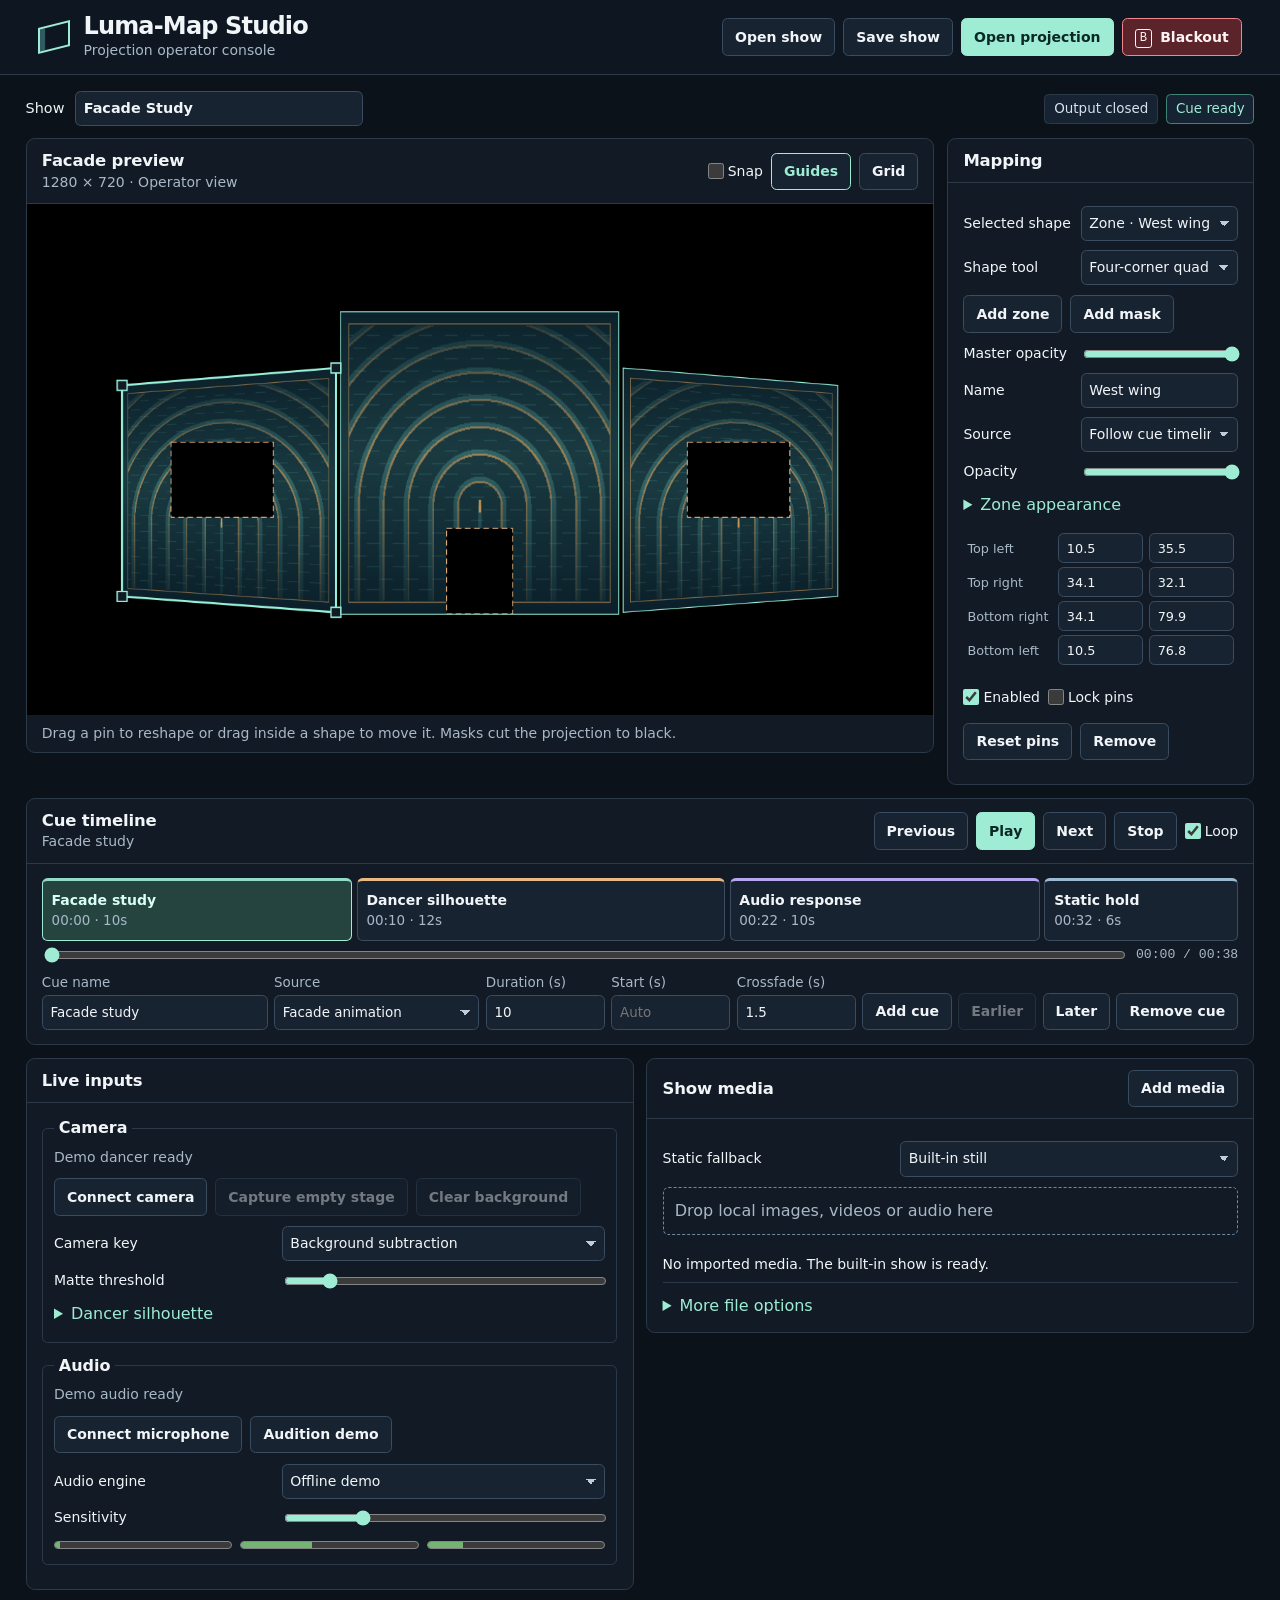
<file: index.html>
<!doctype html>
<html lang="en">
<head>
  <meta charset="utf-8">
  <meta name="viewport" content="width=device-width, initial-scale=1">
  <meta name="description" content="An offline facade mapping and projection operator console.">
  <title>Luma-Map Studio</title>
  <link rel="stylesheet" href="studio.css">
  <script type="module" src="studio.js"></script>
</head>
<body>
  <header class="top">
    <div class="branding"><i class="mark" aria-hidden="true"></i><div><h1>Luma-Map Studio</h1><p>Projection operator console</p></div></div>
    <div class="top-actions">
      <button id="open-show">Open show</button>
      <button id="save-show">Save show</button>
      <button id="open-projection" class="primary" disabled>Open projection</button>
      <button id="blackout" class="danger" aria-pressed="false" aria-keyshortcuts="B" disabled><kbd>B</kbd> Blackout</button>
    </div>
  </header>
  <main>
    <div class="show-line">
      <label for="show-name">Show <input id="show-name" maxlength="120" value="Facade Study"></label>
      <div class="show-status">
        <span class="badge" id="projection-status">Output closed</span>
        <span class="badge" id="stage-status" role="status">Ready</span>
      </div>
    </div>

    <div class="work-area">
      <section class="stage panel" aria-labelledby="stage-heading">
        <header class="panel-head">
          <div><h2 id="stage-heading">Facade preview</h2><p class="small">1280 × 720 · Operator view</p></div>
          <div class="button-group">
            <label class="check"><input id="snap-grid" type="checkbox"> Snap</label>
            <button id="guides" aria-pressed="true">Guides</button>
            <button id="calibration" aria-pressed="false" aria-keyshortcuts="G">Grid</button>
          </div>
        </header>
        <canvas id="stage" width="1280" height="720" aria-label="Facade preview with draggable mapping handles"></canvas>
        <div class="draft-toolbar button-group" id="draft-toolbar" hidden>
          <button id="finish-polygon">Close polygon</button><button id="cancel-polygon">Cancel</button>
          <span id="draft-status" role="status"></span>
        </div>
        <p class="stage-help">Drag a pin to reshape or drag inside a shape to move it. Masks cut the projection to black.</p>
      </section>

      <section class="mapping panel" aria-labelledby="mapping-heading">
        <header class="panel-head"><h2 id="mapping-heading">Mapping</h2></header>
        <div class="panel-body">
          <div class="form-row"><label for="mapping-select">Selected shape</label><select id="mapping-select"></select></div>
          <div class="form-row"><label for="shape-tool">Shape tool</label><select id="shape-tool">
            <option value="quad">Four-corner quad</option><option value="triangle">Triangle</option>
            <option value="circle">Circle</option><option value="polygon">Freeform polygon</option>
          </select></div>
          <div class="button-group mapping-actions"><button id="add-zone">Add zone</button><button id="add-mask">Add mask</button></div>
          <label class="form-row">Master opacity<input id="master-opacity" type="range" min="0" max="1" step=".01" value="1"></label>
          <div id="mapping-fields">
            <div class="form-row"><label for="shape-name">Name</label><input id="shape-name" maxlength="120"></div>
            <div class="form-row zone-only"><label for="zone-source">Source</label><select id="zone-source"></select></div>
            <div class="form-row zone-only"><label for="zone-opacity">Opacity</label><input id="zone-opacity" type="range" min="0" max="1" step=".01"></div>
            <details class="zone-only">
              <summary>Zone appearance</summary>
              <label class="form-row">Blend<select id="zone-blend"><option value="source-over">Normal</option><option value="screen">Screen</option><option value="lighter">Add</option><option value="multiply">Multiply</option><option value="overlay">Overlay</option><option value="difference">Difference</option><option value="darken">Darken</option><option value="lighten">Lighten</option><option value="hard-light">Hard light</option><option value="soft-light">Soft light</option><option value="exclusion">Exclusion</option></select></label>
              <label class="form-row">Feather<input id="zone-feather" type="range" min="0" max="40"></label>
              <label class="form-row">Stroke width<input id="zone-stroke" type="number" min="0" max="12" step=".5"></label>
              <label class="form-row">Stroke color<input id="zone-color" type="color"></label>
              <label class="check"><input id="zone-follow" type="checkbox"> Follow dancer centroid</label>
            </details>
            <div id="corners" class="corners" aria-label="Pin coordinates in percent"></div>
            <div class="mapping-actions button-group"><label class="check"><input id="shape-enabled" type="checkbox"> Enabled</label>
              <label class="check"><input id="shape-locked" type="checkbox"> Lock pins</label>
              <button id="reset-pins">Reset pins</button><button id="remove-shape">Remove</button></div>
          </div>
        </div>
      </section>
    </div>

    <section class="timeline panel" aria-labelledby="timeline-heading">
      <header class="panel-head">
        <div><h2 id="timeline-heading">Cue timeline</h2><p class="small" id="cue-status">Ready</p></div>
        <div class="button-group transport">
          <button id="previous-cue" aria-label="Previous cue">Previous</button>
          <button id="play" class="primary" aria-pressed="false">Play</button>
          <button id="next-cue" aria-label="Next cue">Next</button>
          <button id="stop">Stop</button>
          <label class="check"><input id="loop" type="checkbox" checked> Loop</label>
        </div>
      </header>
      <div class="panel-body">
        <div id="cue-lane" class="cue-lane" aria-label="Select a cue"></div>
        <div class="seek"><label class="sr-only" for="seek">Timeline playhead</label><input id="seek" type="range" min="0" step=".01" value="0"><output id="time" for="seek">00:00 / 00:38</output></div>
        <div class="cue-edit">
          <label class="field">Cue name<input id="cue-name" maxlength="120"></label>
          <label class="field">Source<select id="cue-source"></select></label>
          <label class="field">Duration (s)<input id="cue-duration" type="number" min=".1" max="7200" step=".1"></label>
          <label class="field" title="Leave blank to start after the prior cue">Start (s)<input id="cue-start" type="number" min="0" max="86400" step=".1" placeholder="Auto"></label>
          <label class="field">Crossfade (s)<input id="fade" type="number" min="0" max="12" step=".1" value="1.5"></label>
          <button id="add-cue">Add cue</button>
          <button id="move-cue-earlier" aria-label="Move selected cue earlier">Earlier</button>
          <button id="move-cue-later" aria-label="Move selected cue later">Later</button>
          <button id="remove-cue">Remove cue</button>
        </div>
      </div>
    </section>

    <div class="bottom-area">
      <section class="panel" aria-labelledby="live-heading">
        <header class="panel-head"><h2 id="live-heading">Live inputs</h2></header>
        <div class="panel-body">
          <fieldset>
            <legend>Camera</legend>
            <p id="camera-status" class="small" role="status">Demo dancer ready</p>
            <div class="button-group mapping-actions">
              <button id="enable-camera">Connect camera</button>
              <button id="capture-background" disabled>Capture empty stage</button>
              <button id="clear-background" disabled>Clear background</button>
            </div>
            <label class="form-row">Camera key<select id="camera-key"><option value="difference">Background subtraction</option><option value="luma">Luminance</option></select></label>
            <label class="form-row">Matte threshold<input id="threshold" type="range" min="5" max="240" value="34"></label>
            <details id="silhouette-controls">
              <summary>Dancer silhouette</summary>
              <div class="button-group">
                <label class="check"><input id="sil-overlay" type="checkbox"> Overlay on program</label>
                <label class="check"><input id="sil-invert" type="checkbox"> Invert matte</label>
              </div>
              <label class="form-row">Overlay / tracking input<select id="sil-source"><option value="demo-dancer">Demo dancer</option><option value="webcam">Live camera</option><option value="file-dancer">File silhouette</option></select></label>
              <label class="form-row">Matte image / video<select id="sil-file"></select></label>
              <label class="form-row">Fill image / video / texture<select id="sil-fill"></select></label>
              <label class="form-row">Silhouette opacity<input id="sil-opacity" type="range" min="0" max="1" step=".01"></label>
              <label class="form-row">Silhouette feather<input id="sil-feather" type="range" min="0" max="20"></label>
              <label class="form-row">Outline width<input id="sil-outline" type="number" min="0" max="12" step=".5"></label>
              <label class="form-row">Outline color<input id="sil-color" type="color"></label>
              <div class="roi-fields">
                <label class="field">Crop X (%)<input id="roi-x" type="number" min="0" max="95"></label>
                <label class="field">Crop Y (%)<input id="roi-y" type="number" min="0" max="95"></label>
                <label class="field">Crop width<input id="roi-width" type="number" min="5" max="100"></label>
                <label class="field">Crop height<input id="roi-height" type="number" min="5" max="100"></label>
              </div>
              <div class="button-group"><button id="reset-roi">Reset crop</button>
                <label class="check"><input id="show-monitor" type="checkbox"> Show monitor</label></div>
              <section id="monitor-panel" hidden aria-label="Dancer monitor">
                <label class="form-row">Monitor view<select id="monitor-view"><option value="chart">Alignment chart</option><option value="raw">Raw signal</option><option value="matte">Matte</option></select></label>
                <canvas id="dancer-monitor" width="320" height="240" aria-label="Dancer input monitor"></canvas>
                <output id="centroid-status" class="small">No subject</output>
              </section>
            </details>
          </fieldset>
          <fieldset>
            <legend>Audio</legend>
            <p id="mic-status" class="small" role="status">Demo audio ready</p>
            <div class="button-group mapping-actions">
              <button id="enable-microphone">Connect microphone</button>
              <button id="demo-audio" aria-pressed="false">Audition demo</button>
            </div>
            <label class="form-row">Audio engine<select id="audio-input"><option value="demo">Offline demo</option><option value="microphone">Microphone</option></select></label>
            <label class="form-row">Sensitivity<input id="sensitivity" type="range" min=".1" max="4" step=".1" value="1"></label>
            <div class="meter-row"><meter id="bass-level" min="0" max="1" aria-label="Bass level"></meter><meter id="mid-level" min="0" max="1" aria-label="Mid level"></meter><meter id="high-level" min="0" max="1" aria-label="High level"></meter></div>
          </fieldset>
        </div>
      </section>

      <section class="panel" aria-labelledby="media-heading">
        <header class="panel-head"><h2 id="media-heading">Show media</h2><button id="import-media">Add media</button></header>
        <div class="panel-body">
          <div class="form-row"><label for="fallback-source">Static fallback</label><select id="fallback-source"></select></div>
          <div id="media-drop" class="media-drop">Drop local images, videos or audio here</div>
          <ul id="media-list" class="media-list"></ul>
          <details>
            <summary>More file options</summary>
            <div class="button-group mapping-actions">
              <button id="open-json">Import JSON</button>
              <button id="download-json">Download JSON</button>
              <button id="load-example">Reload example</button>
            </div>
            <p class="small">Keep show.json and its media folder together. Use Relink for missing local files.</p>
          </details>
        </div>
      </section>
    </div>
    <p class="feedback" id="feedback" role="status" aria-live="polite"></p>
  </main>
  <input id="json-file" type="file" accept=".json,application/json" hidden>
  <input id="media-files" type="file" accept="image/*,video/*,audio/*" multiple hidden>
  <input id="relink-file" type="file" accept="image/*,video/*,audio/*" hidden>
</body>
</html>
</file>
<file: studio.css>
:root {
  color-scheme: dark;
  --surface: #121b25;
  --border: #2b3948;
  --text: #f1f5f8;
  --muted: #a9b8c7;
  --mint: #9eecd4;
  --background: #0b121a;
  font: 100% / 1.5 system-ui, sans-serif;
  background: var(--background);
  color: var(--text);
}
* { box-sizing: border-box; }
body { margin: 0; }
button, input, select { font: inherit; }
button, input:not([type=range], [type=checkbox]), select {
  color: var(--text);
  background: #182332;
  border: 1px solid #3a4c60;
  border-radius: .35rem;
}
button { padding: .45rem .75rem; min-height: 2.35rem; cursor: pointer; font-size: .875rem; font-weight: 650; }
button:hover:not(:disabled) { background: #25394b; border-color: #7c9aba; }
button:disabled { cursor: default; opacity: .43; }
button[aria-pressed=true] { border-color: var(--mint); color: var(--mint); }
button.primary { background: var(--mint); border-color: var(--mint); color: #0b2723; }
button.primary:hover:not(:disabled) { background: #c1ffed; color: #0b2723; }
button.danger { background: #5b232a; border-color: #f18890; color: #fff3f3; }
button.danger[aria-pressed=true] { background: #f18890; color: #2c0c10; }
kbd { font: .76rem ui-monospace, monospace; margin-right: .2rem; border: 1px solid currentColor; border-radius: .18rem; padding: .08rem .26rem; }
input:not([type=range], [type=checkbox]), select { min-height: 2.2rem; width: 100%; padding: .27rem .48rem; }
input[type=range] { width: 100%; accent-color: var(--mint); }
input[type=checkbox] { accent-color: var(--mint); width: 1rem; height: 1rem; margin: 0 .25rem 0 0; }
select { appearance: none; padding-right: 1.65rem; background-image: linear-gradient(45deg, transparent 50%, #becddd 50%), linear-gradient(135deg, #becddd 50%, transparent 50%); background-position: calc(100% - 13px) 50%, calc(100% - 8px) 50%; background-size: 5px 5px; background-repeat: no-repeat; }
:focus-visible { outline: 2px solid #d0f8ff; outline-offset: 3px; }
[hidden] { display: none !important; }
h1, h2, p { margin: 0; }
h1 { font-weight: 700; letter-spacing: -.035em; line-height: 1.08; font-size: 1.5rem; }
h2 { font-size: 1.03rem; letter-spacing: -.01em; line-height: 1.3; }
.top { position: sticky; z-index: 5; top: 0; background: #0e1721; border-bottom: 1px solid var(--border); padding: .85rem clamp(1rem, 3vw, 2.6rem); display: flex; align-items: center; justify-content: space-between; gap: .8rem; flex-wrap: wrap; }
.branding, .top-actions, .button-group, .show-status { display: flex; align-items: center; gap: .5rem; flex-wrap: wrap; }
.branding { gap: .82rem; }
.branding p, .small, .stage-help { color: var(--muted); font-size: .875rem; }
.mark { width: 2rem; height: 1.62rem; transform: skewY(-14deg); border: 2px solid var(--mint); box-shadow: inset .32rem 0 #335a62; display: inline-block; }
main { width: min(96%, 100rem); margin: 1rem auto 2.5rem; }
.show-line, .panel-head { display: flex; justify-content: space-between; align-items: center; gap: .75rem; flex-wrap: wrap; }
.show-line { margin-bottom: .75rem; }
.show-line label { display: flex; align-items: center; gap: .66rem; font-size: .9rem; }
.show-line input { width: min(18rem, 60vw); font-weight: 650; }
.badge { font-size: .84rem; padding: .24rem .55rem; border: 1px solid var(--border); border-radius: .28rem; background: #152332; color: #d7e2ed; }
.badge[data-state=alert] { color: #ffd8b5; border-color: #b87c45; }
.badge[data-state=live] { color: var(--mint); border-color: #418475; }
.work-area, .bottom-area { display: grid; grid-template-columns: minmax(0, 1fr) minmax(18.5rem, 25%); gap: .8rem; align-items: start; }
.bottom-area { grid-template-columns: repeat(2, minmax(0, 1fr)); }
.panel { background: var(--surface); border: 1px solid var(--border); border-radius: .55rem; min-width: 0; }
.panel-head { border-bottom: 1px solid var(--border); padding: .68rem .95rem; }
.panel-body { padding: .85rem .95rem; }
#stage { display: block; width: 100%; aspect-ratio: 16 / 9; background: #000; touch-action: none; }
.stage-help { padding: .5rem .95rem; }
.form-row { display: grid; grid-template-columns: minmax(5rem, 40%) minmax(0, 1fr); align-items: center; gap: .45rem; margin: .55rem 0; font-size: .875rem; }
.mapping-actions { margin: .65rem 0; }
.corners { display: grid; gap: .26rem; margin-top: .8rem; max-height: 12rem; overflow-y: auto; padding: .25rem; }
.draft-toolbar { padding: .55rem .95rem; background: #253141; }
.roi-fields { display: grid; grid-template-columns: repeat(4, minmax(0, 1fr)); gap: .4rem; margin-block: .6rem; }
#dancer-monitor { display: block; width: min(100%, 20rem); background: #000; }
.media-drop { border: 1px dashed #6d8ba5; border-radius: .35rem; color: var(--muted); padding: .7rem; margin-top: .65rem; }
.media-drop[data-active=true] { border-color: var(--mint); background: #213a40; color: var(--text); }
.mapping details, #silhouette-controls { margin-block: .65rem; }
.corner-row { display: grid; grid-template-columns: minmax(4.25rem, 1fr) repeat(2, minmax(0, 1fr)); align-items: center; gap: .35rem; font-size: .8rem; color: var(--muted); }
.corner-row input { min-height: 1.8rem !important; }
.check { display: inline-flex; align-items: center; min-height: 2.2rem; font-size: .875rem; cursor: pointer; }
.timeline { margin: .8rem 0; }
.cue-lane { display: flex; align-items: stretch; gap: .3rem; overflow-x: auto; padding-bottom: .25rem; }
.cue-lane button { text-align: left; min-width: max(8rem, min(15%, 10rem)); padding: .55rem; border-top: 3px solid var(--cue-color, #8ebcf1); overflow-wrap: anywhere; }
.cue-lane button[aria-pressed=true] { background: #25443f; color: #d9fff5; }
.cue-lane span, .field { display: block; color: var(--muted); font-size: .84rem; font-weight: 400; }
.seek { display: flex; gap: .5rem; align-items: center; margin-bottom: .5rem; }
#time { white-space: nowrap; font: .82rem ui-monospace, monospace; color: var(--muted); }
.cue-edit { display: grid; align-items: end; grid-template-columns: minmax(8rem, 1.1fr) minmax(8rem, 1fr) repeat(3, minmax(4.75rem, .58fr)) repeat(4, auto); gap: .4rem; }
.field > :is(input, select) { display: block; margin-top: .15rem; }
fieldset { min-width: 0; padding: .4rem .7rem; border: 1px solid var(--border); border-radius: .35rem; margin: 0 0 .65rem; }
legend { font-weight: 650; padding: 0 .3rem; }
.meter-row { display: grid; grid-template-columns: repeat(3, 1fr); gap: .5rem; padding-bottom: .28rem; }
meter { width: 100%; accent-color: var(--mint); }
.media-list { list-style: none; padding: 0; margin: .7rem 0; }
.media-list li { display: flex; align-items: center; justify-content: space-between; gap: .4rem; border-bottom: 1px solid var(--border); padding: .45rem 0; font-size: .875rem; overflow-wrap: anywhere; }
summary { cursor: pointer; color: var(--mint); }
.feedback { min-height: 1.5rem; margin: .55rem 0; color: var(--mint); overflow-wrap: anywhere; }
.sr-only { position: absolute; width: 1px; height: 1px; overflow: hidden; clip-path: inset(50%); white-space: nowrap; }
@media (max-width: 76rem) { .cue-edit { grid-template-columns: repeat(4, minmax(0, 1fr)); } }
@media (max-width: 54rem) { .work-area, .bottom-area { grid-template-columns: 1fr; } }
@media (max-width: 31rem) { .cue-edit { grid-template-columns: repeat(2, minmax(0, 1fr)); } .top { position: static; } }
</file>
